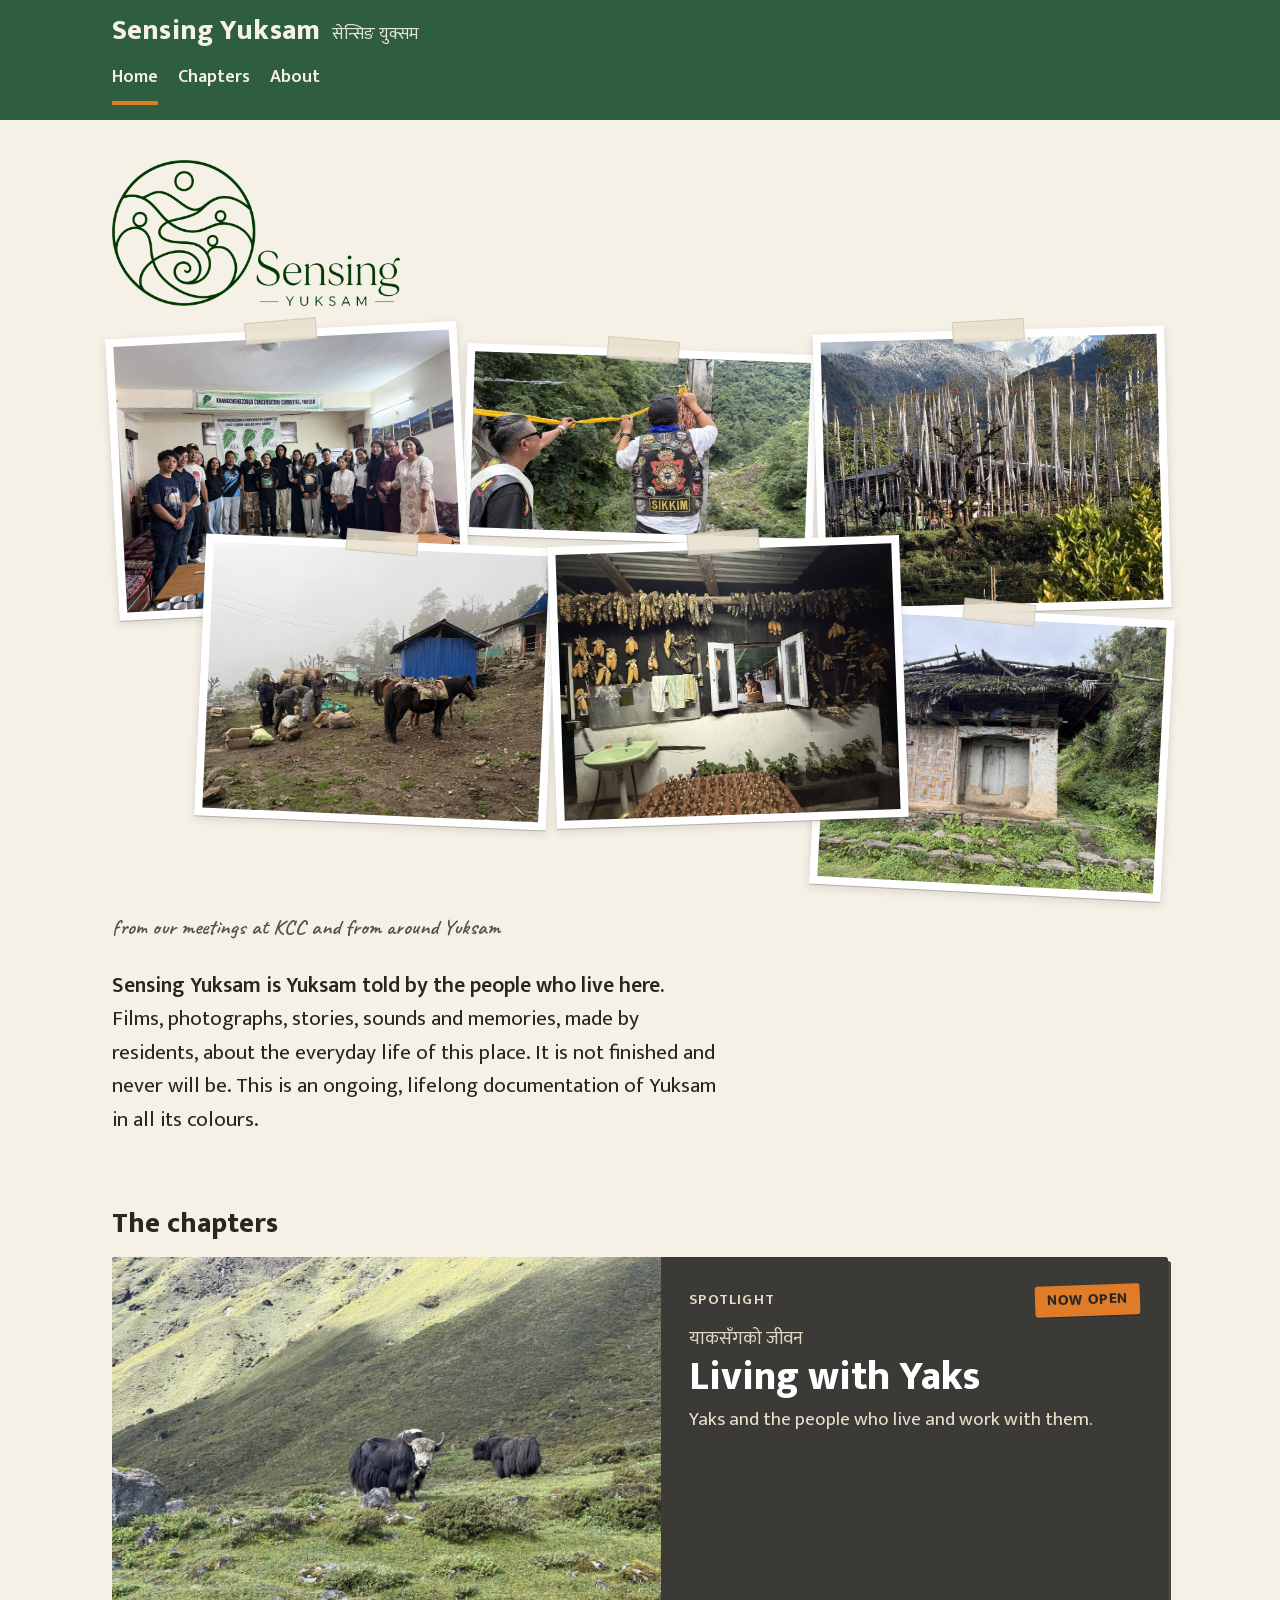
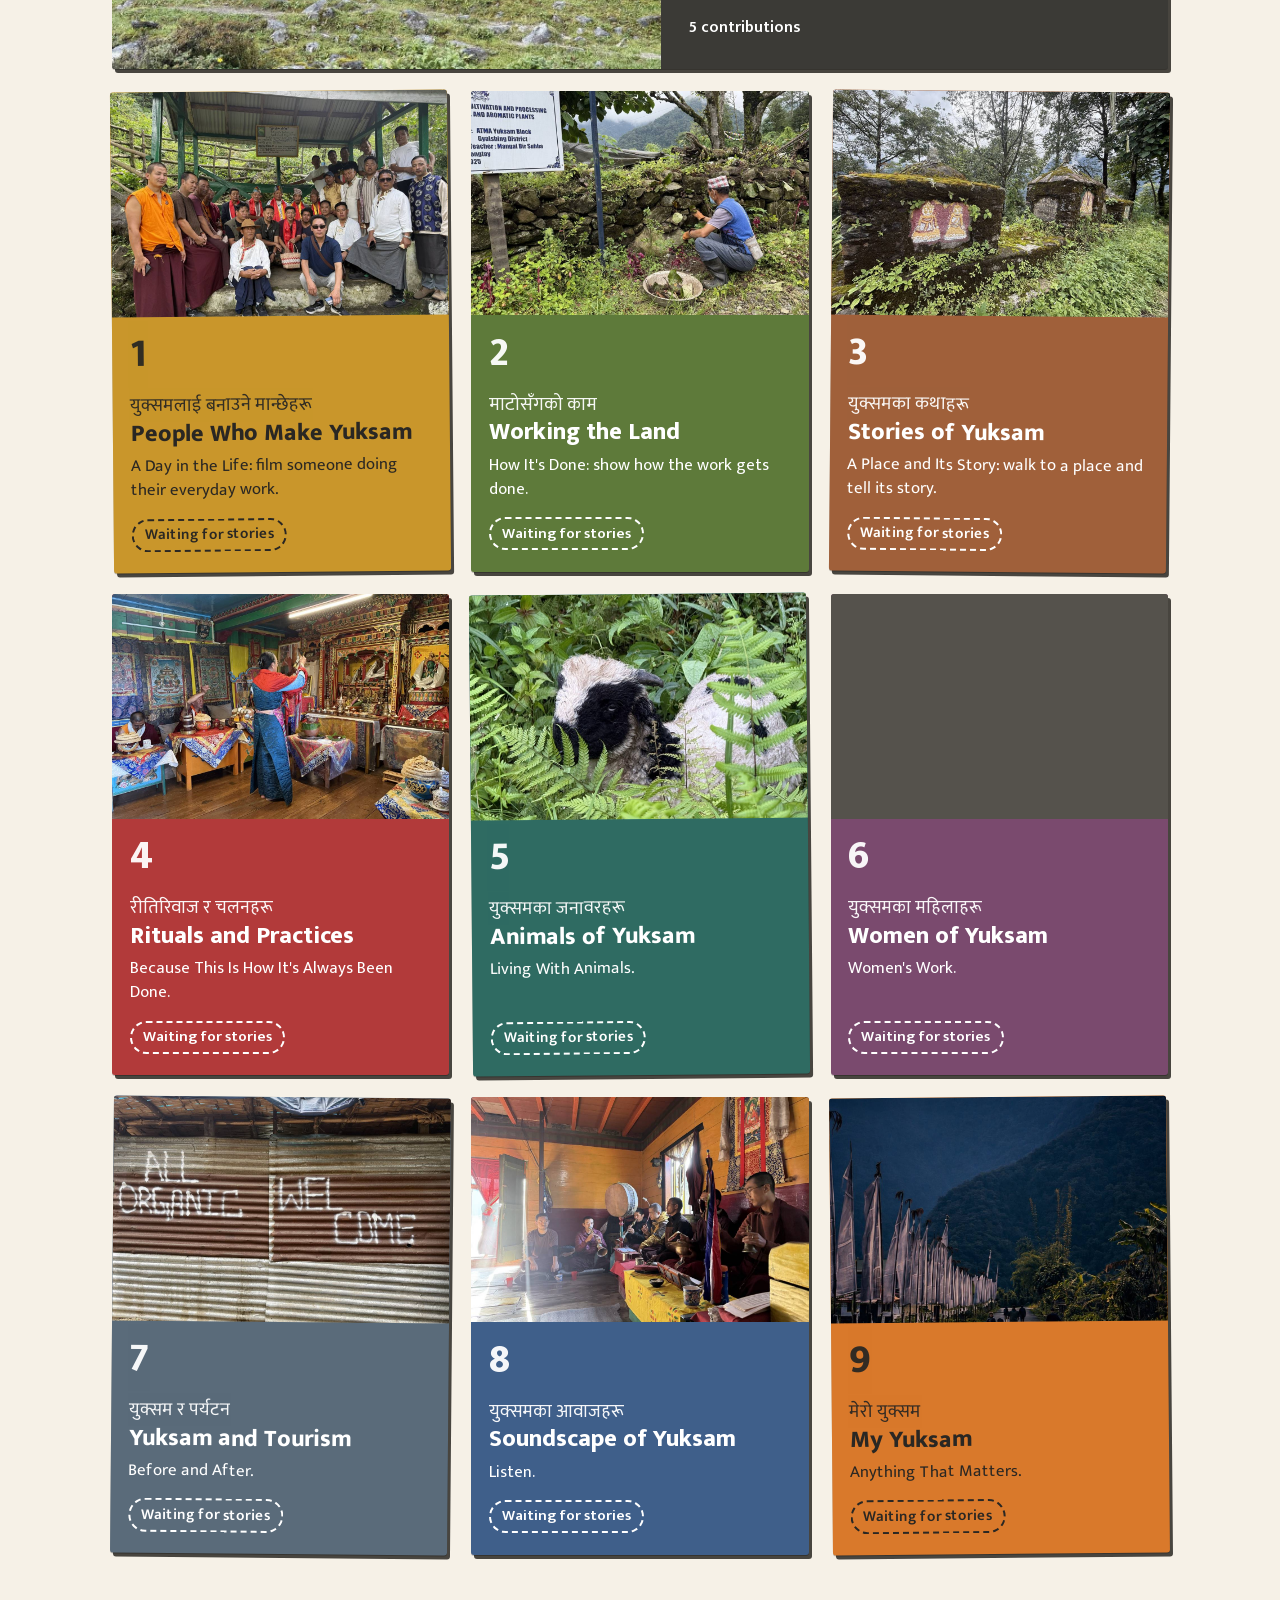
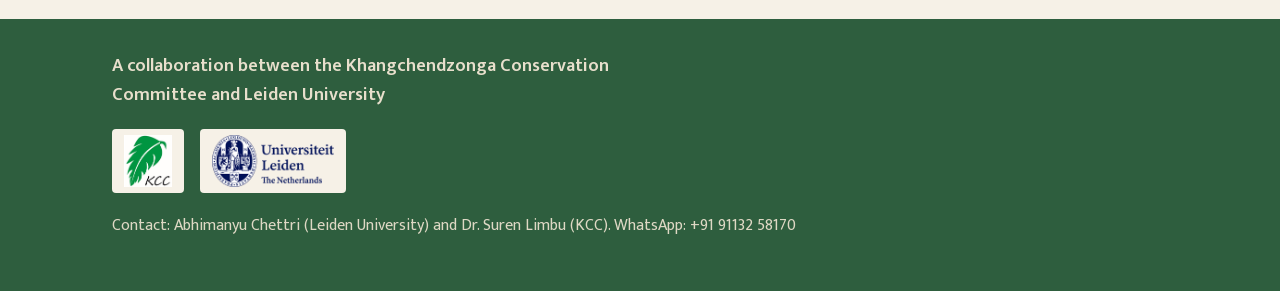
<file: index.html>
<!doctype html>
<html lang="en">
<head>
  <meta charset="utf-8">
  <meta name="viewport" content="width=device-width, initial-scale=1">
  <title>Sensing Yuksam</title>
  <meta name="description" content="Sensing Yuksam is Yuksam told by the people who live here: films, photographs, stories, sounds and memories.">
  <meta name="theme-color" content="#2E5E3E">
  <link rel="icon" href="assets/favicon.png" type="image/png">
  <link rel="apple-touch-icon" href="assets/apple-touch-icon.png">
  <link rel="preload" href="assets/fonts/mukta-400-latin.woff2" as="font" type="font/woff2" crossorigin>
  <link rel="preload" href="assets/fonts/mukta-800-latin.woff2" as="font" type="font/woff2" crossorigin>
  <link rel="stylesheet" href="assets/css/fonts.css">
  <link rel="stylesheet" href="assets/css/style.css">
</head>
<body data-page="home">
  <a class="skip" href="#main">Skip to content</a>
  <header class="site-header" id="site-header"></header>

  <main id="main" tabindex="-1">
    <section class="opening wrap" aria-label="Photos from meetings and around Yuksam">
      <img class="home-logo" src="assets/logo.png" alt="Sensing Yuksam logo: a circle of hills and people, with the words Sensing Yuksam" width="900" height="455">
      <ul class="collage">
        <li><figure class="pin"><img src="assets/photos/home-01.jpg" alt="A large group of people standing together at the KCC office, under the KCC banner." width="800" height="600" decoding="async"></figure></li>
        <li><figure class="pin"><img src="assets/photos/home-02.jpg" alt="Two men in vests tying a prayer scarf to a post on a bridge above a river valley." width="800" height="600" loading="lazy" decoding="async"></figure></li>
        <li><figure class="pin"><img src="assets/photos/home-03.jpg" alt="Rows of white prayer flags on a hillside, with a snow peak and clouds behind." width="800" height="600" loading="lazy" decoding="async"></figure></li>
        <li><figure class="pin"><img src="assets/photos/home-04.jpg" alt="People loading sacks onto horses beside a blue tin-roofed building on a misty hillside." width="800" height="600" loading="lazy" decoding="async"></figure></li>
        <li><figure class="pin"><img src="assets/photos/home-05.jpg" alt="Dried maize cobs hanging on a dark kitchen wall around two open windows." width="800" height="600" loading="lazy" decoding="async"></figure></li>
        <li><figure class="pin"><img src="assets/photos/home-06.jpg" alt="An old house with a thatched roof, woven bamboo walls and a wooden door on a green hillside." width="800" height="600" loading="lazy" decoding="async"></figure></li>
      </ul>
      <p class="hand collage-note">from our meetings at KCC and from around Yuksam</p>
    </section>

    <section class="intro wrap" aria-label="About Sensing Yuksam">
      <p>Sensing Yuksam is Yuksam told by the people who live here. Films, photographs, stories, sounds and memories, made by residents, about the everyday life of this place. It is not finished and never will be. This is an ongoing, lifelong documentation of Yuksam in all its colours.</p>
    </section>

    <section class="wrap" aria-labelledby="chapters-h">
      <h2 class="section-title" id="chapters-h">The chapters</h2>
      <div id="chapter-grid"><p class="loading">Loading the chapters…</p></div>
      <noscript><p class="msg">The chapters need JavaScript. <a href="chapters.html">Open the chapters page</a> or ask the team for help.</p></noscript>
    </section>
  </main>

  <footer class="site-footer" id="site-footer"></footer>
  <script src="assets/js/app.js" defer></script>
</body>
</html>
</file>
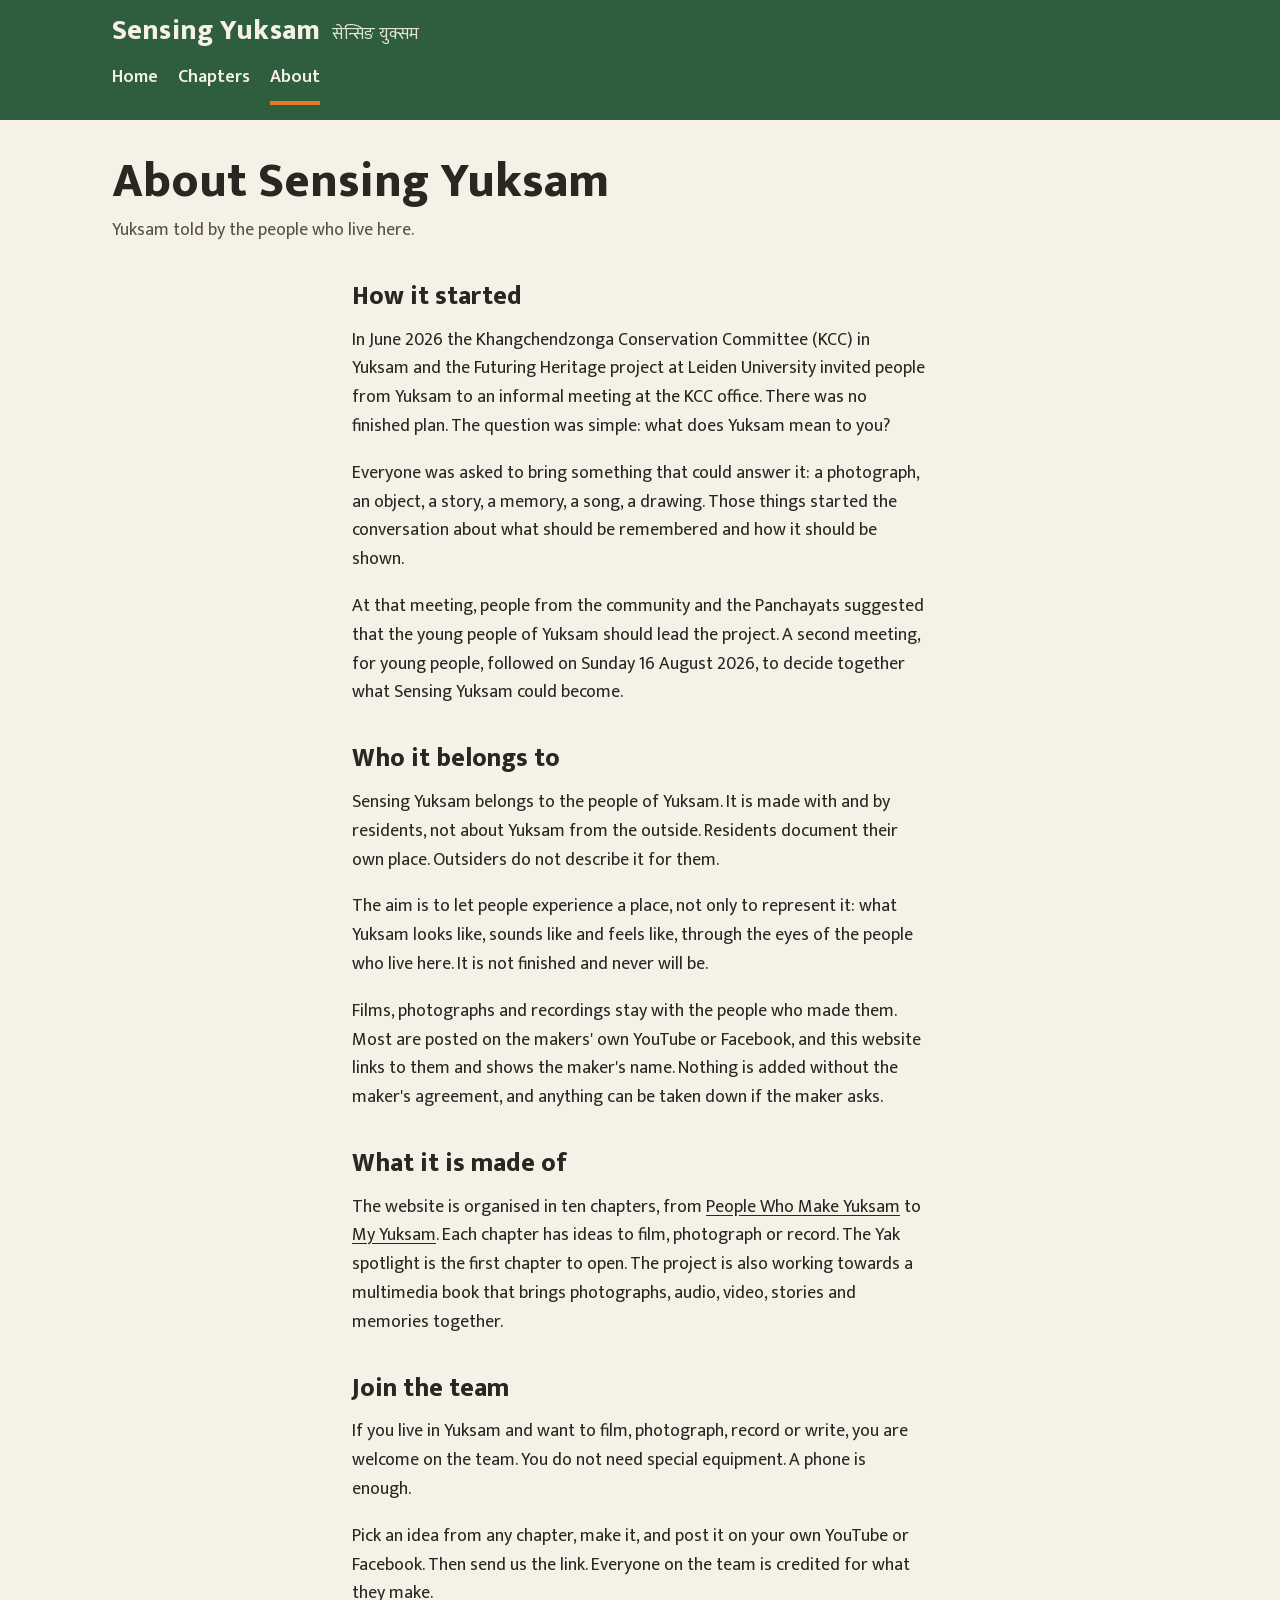
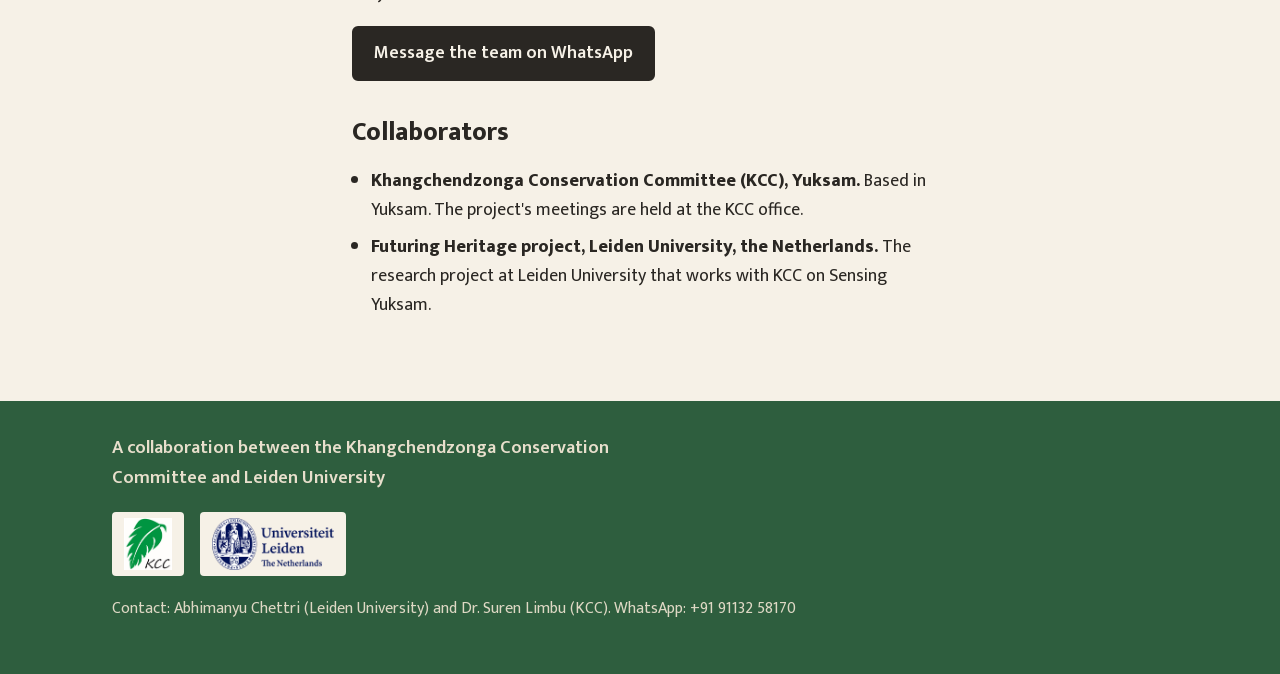
<file: about.html>
<!doctype html>
<html lang="en">
<head>
  <meta charset="utf-8">
  <meta name="viewport" content="width=device-width, initial-scale=1">
  <title>About · Sensing Yuksam</title>
  <meta name="description" content="How Sensing Yuksam started, who it belongs to, and how to join the team.">
  <meta name="theme-color" content="#2E5E3E">
  <link rel="icon" href="assets/favicon.png" type="image/png">
  <link rel="apple-touch-icon" href="assets/apple-touch-icon.png">
  <link rel="preload" href="assets/fonts/mukta-400-latin.woff2" as="font" type="font/woff2" crossorigin>
  <link rel="preload" href="assets/fonts/mukta-800-latin.woff2" as="font" type="font/woff2" crossorigin>
  <link rel="stylesheet" href="assets/css/fonts.css">
  <link rel="stylesheet" href="assets/css/style.css">
</head>
<body data-page="about">
  <a class="skip" href="#main">Skip to content</a>
  <header class="site-header" id="site-header"></header>

  <main id="main" tabindex="-1">
    <div class="wrap page-title">
      <h1>About Sensing Yuksam</h1>
      <p>Yuksam told by the people who live here.</p>
    </div>

    <div class="wrap prose">
      <h2>How it started</h2>
      <p>In June 2026 the Khangchendzonga Conservation Committee (KCC) in Yuksam and the Futuring Heritage project at Leiden University invited people from Yuksam to an informal meeting at the KCC office. There was no finished plan. The question was simple: what does Yuksam mean to you?</p>
      <p>Everyone was asked to bring something that could answer it: a photograph, an object, a story, a memory, a song, a drawing. Those things started the conversation about what should be remembered and how it should be shown.</p>
      <p>At that meeting, people from the community and the Panchayats suggested that the young people of Yuksam should lead the project. A second meeting, for young people, followed on Sunday 16 August 2026, to decide together what Sensing Yuksam could become.</p>

      <h2>Who it belongs to</h2>
      <p>Sensing Yuksam belongs to the people of Yuksam. It is made with and by residents, not about Yuksam from the outside. Residents document their own place. Outsiders do not describe it for them.</p>
      <p>The aim is to let people experience a place, not only to represent it: what Yuksam looks like, sounds like and feels like, through the eyes of the people who live here. It is not finished and never will be.</p>
      <p>Films, photographs and recordings stay with the people who made them. Most are posted on the makers' own YouTube or Facebook, and this website links to them and shows the maker's name. Nothing is added without the maker's agreement, and anything can be taken down if the maker asks.</p>

      <h2>What it is made of</h2>
      <p>The website is organised in ten chapters, from <a href="chapter.html?id=people">People Who Make Yuksam</a> to <a href="chapter.html?id=my-yuksam">My Yuksam</a>. Each chapter has ideas to film, photograph or record. The Yak spotlight is the first chapter to open. The project is also working towards a multimedia book that brings photographs, audio, video, stories and memories together.</p>

      <h2>Join the team</h2>
      <p>If you live in Yuksam and want to film, photograph, record or write, you are welcome on the team. You do not need special equipment. A phone is enough.</p>
      <p>Pick an idea from any chapter, make it, and post it on your own YouTube or Facebook. Then send us the link. Everyone on the team is credited for what they make.</p>
      <p><a class="btn" data-whatsapp href="#" target="_blank" rel="noopener">Message the team on WhatsApp</a></p>

      <h2>Collaborators</h2>
      <ul>
        <li><strong>Khangchendzonga Conservation Committee (KCC), Yuksam.</strong> Based in Yuksam. The project's meetings are held at the KCC office.</li>
        <li><strong>Futuring Heritage project, Leiden University, the Netherlands.</strong> The research project at Leiden University that works with KCC on Sensing Yuksam.</li>
      </ul>
    </div>
  </main>

  <footer class="site-footer" id="site-footer"></footer>
  <script src="assets/js/app.js" defer></script>
</body>
</html>
</file>
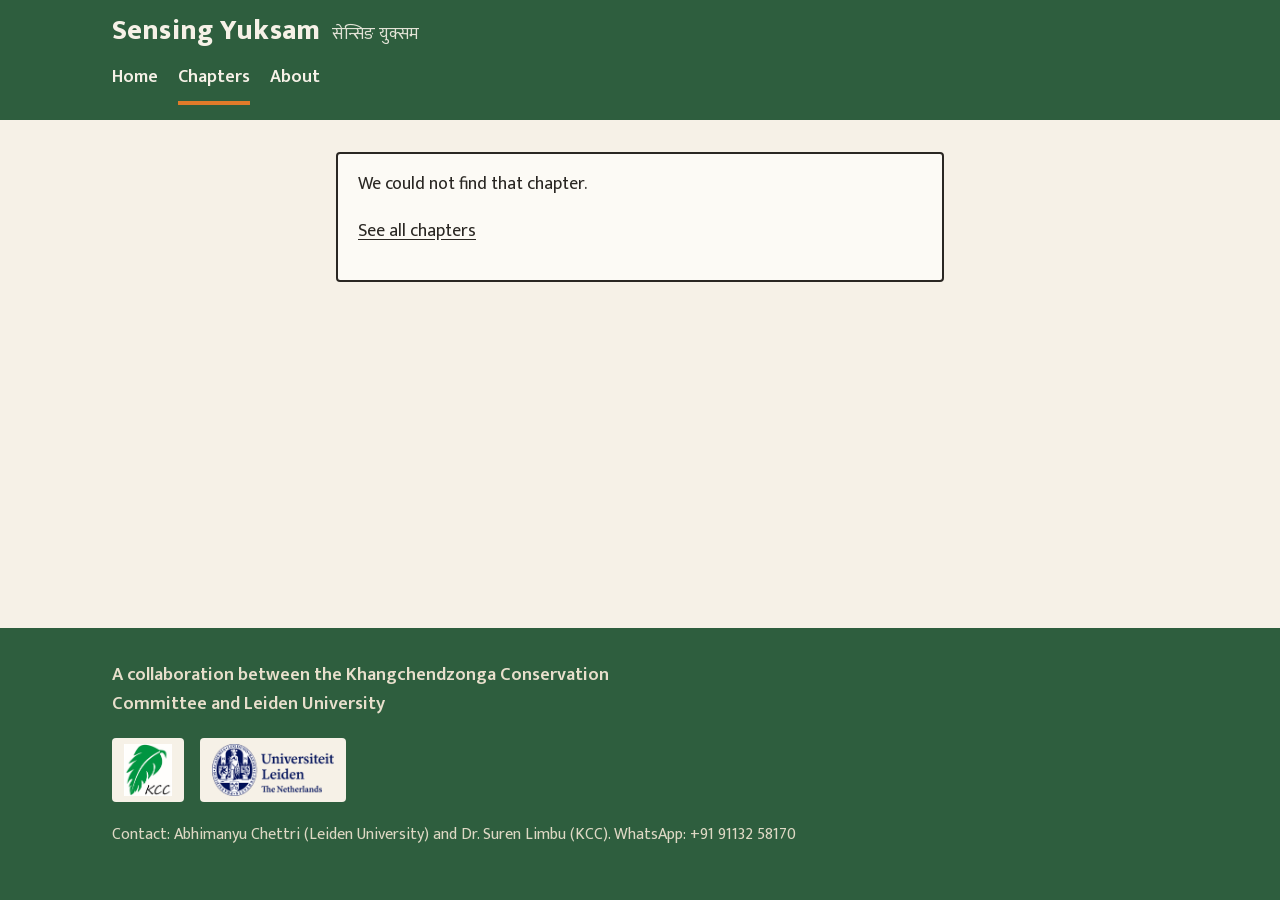
<file: chapter.html>
<!doctype html>

<html lang="en">
<head>
  <meta charset="utf-8">
  <meta name="viewport" content="width=device-width, initial-scale=1">
  <title>Chapter · Sensing Yuksam</title>
  <meta name="description" content="A chapter of Sensing Yuksam, made by people from Yuksam.">
  <meta name="theme-color" content="#2E5E3E">
  <link rel="icon" href="assets/favicon.png" type="image/png">
  <link rel="apple-touch-icon" href="assets/apple-touch-icon.png">
  <link rel="preload" href="assets/fonts/mukta-400-latin.woff2" as="font" type="font/woff2" crossorigin>
  <link rel="preload" href="assets/fonts/mukta-800-latin.woff2" as="font" type="font/woff2" crossorigin>
  <link rel="stylesheet" href="assets/css/fonts.css">
  <link rel="stylesheet" href="assets/css/style.css">
</head>
<body data-page="chapter">
  <a class="skip" href="#main">Skip to content</a>
  <header class="site-header" id="site-header"></header>

  <!-- One template for every chapter. app.js fills it from data/chapters.json using ?id=... -->
  <main id="main" tabindex="-1">
    <div id="chapter-root"><div class="wrap"><p class="loading">Loading…</p></div></div>
    <noscript><div class="wrap"><p class="msg">This page needs JavaScript. Please ask the team for help.</p></div></noscript>
  </main>

  <footer class="site-footer" id="site-footer"></footer>
  <script src="assets/js/app.js" defer></script>
</body>
</html>
</file>
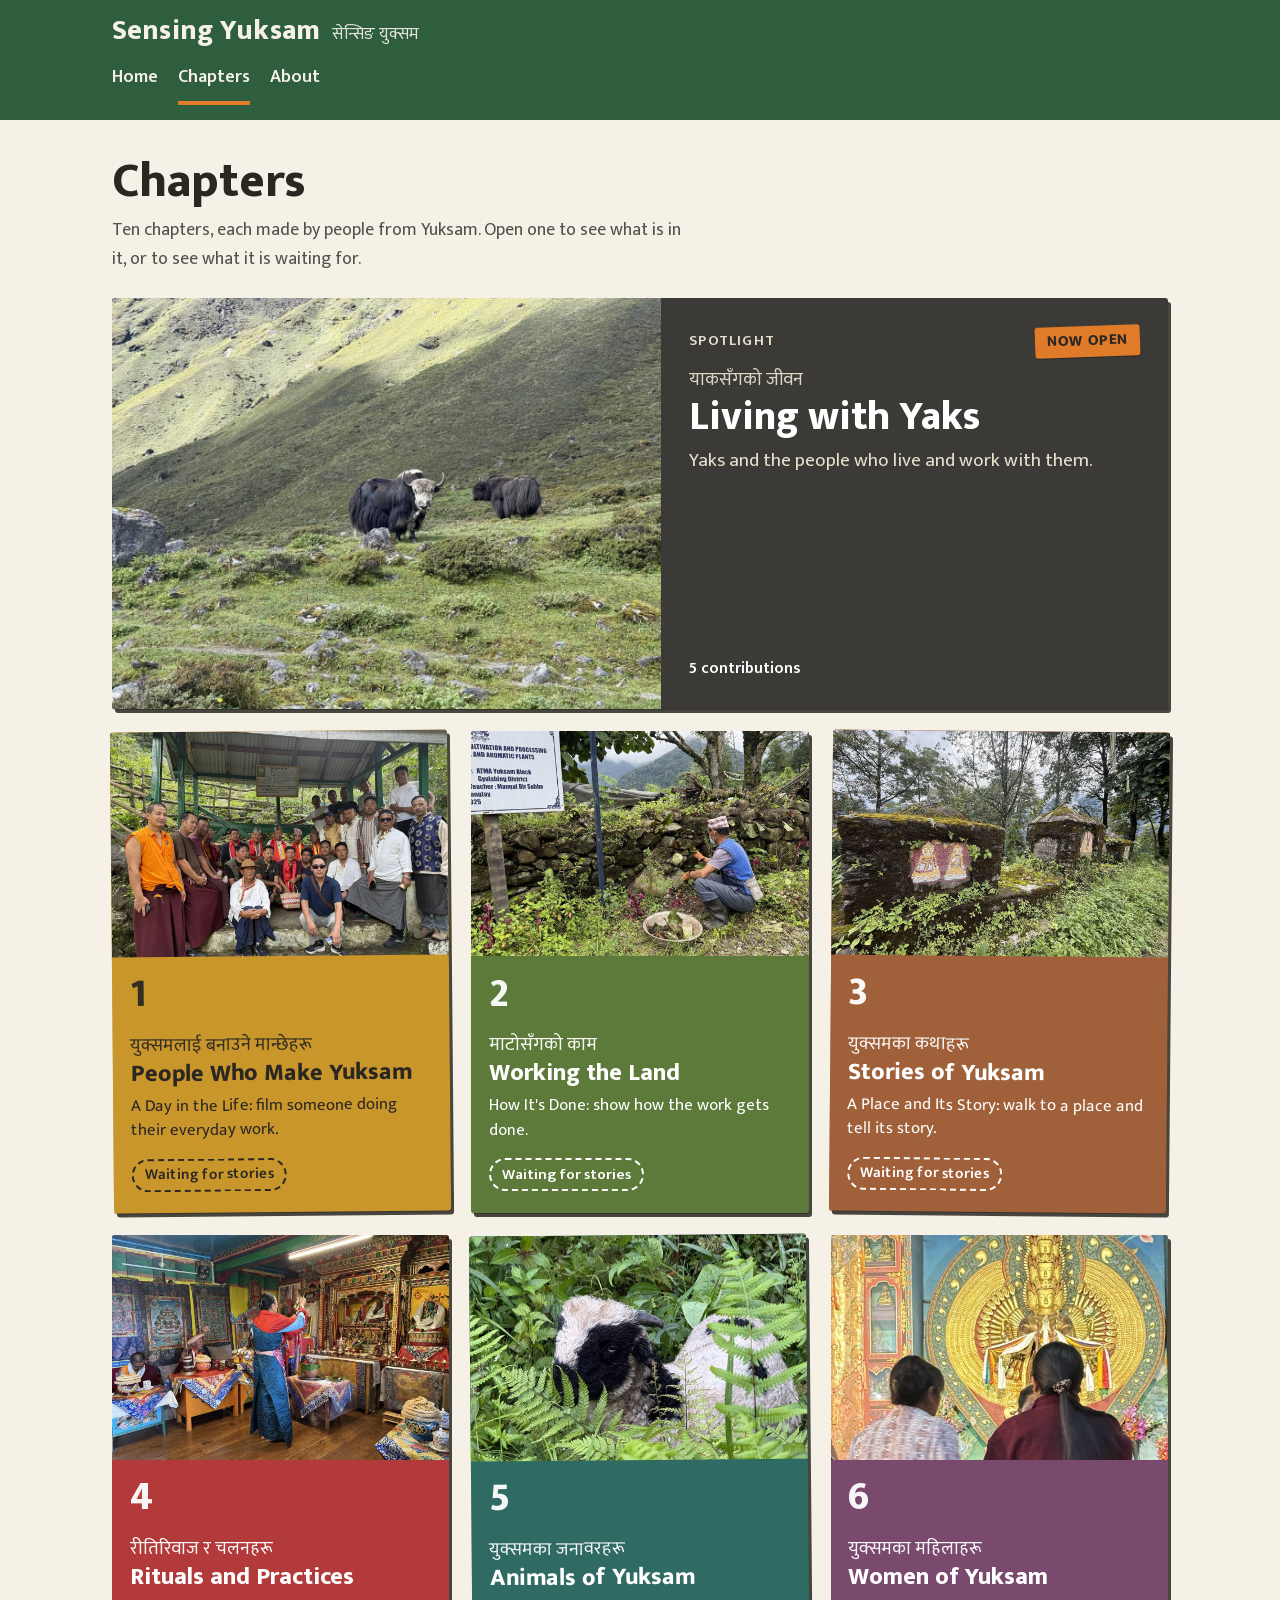
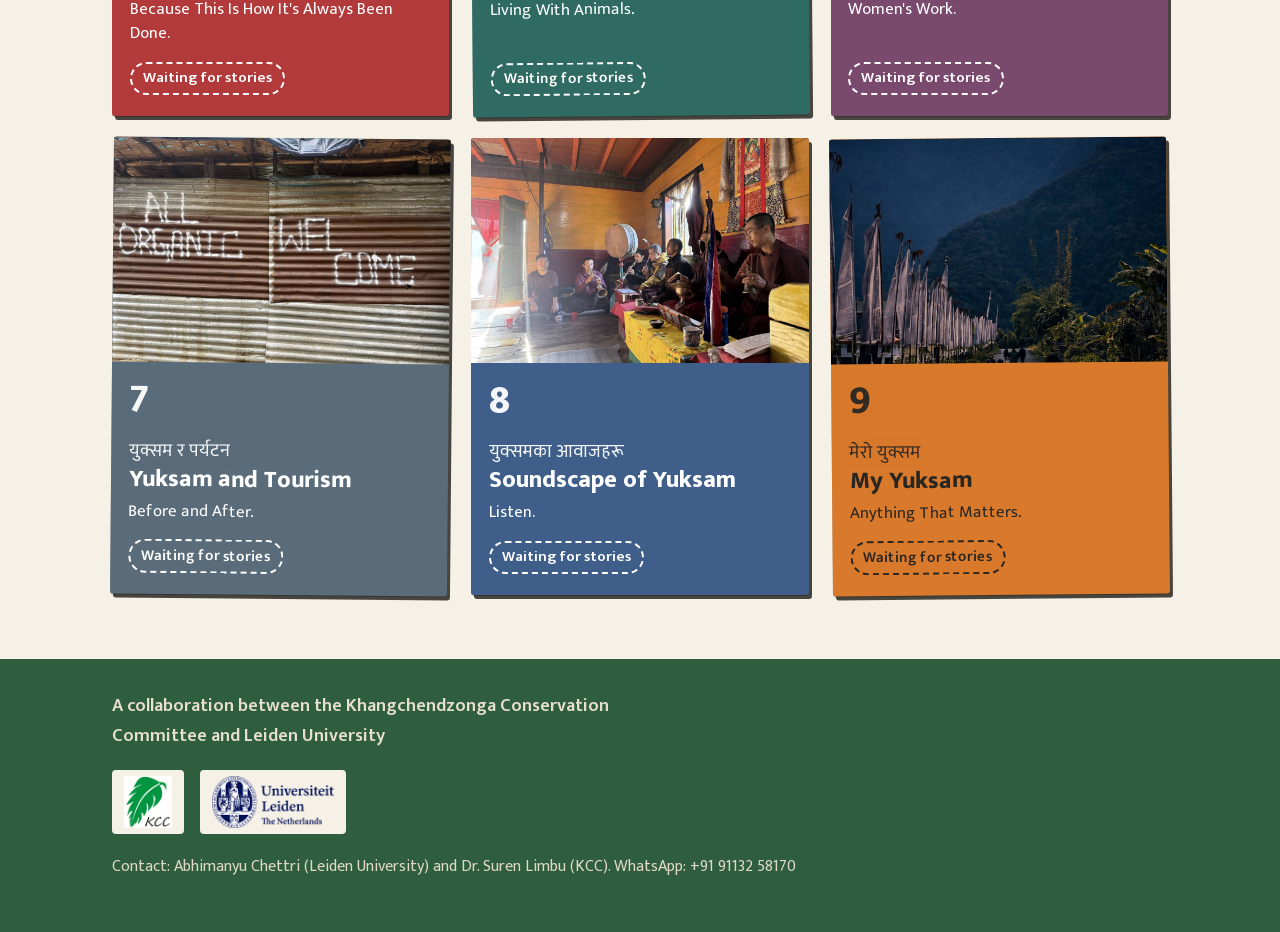
<file: chapters.html>
<!doctype html>
<html lang="en">
<head>
  <meta charset="utf-8">
  <meta name="viewport" content="width=device-width, initial-scale=1">
  <title>Chapters · Sensing Yuksam</title>
  <meta name="description" content="The ten chapters of Sensing Yuksam. Each one is made by people from Yuksam.">
  <meta name="theme-color" content="#2E5E3E">
  <link rel="icon" href="assets/favicon.png" type="image/png">
  <link rel="apple-touch-icon" href="assets/apple-touch-icon.png">
  <link rel="preload" href="assets/fonts/mukta-400-latin.woff2" as="font" type="font/woff2" crossorigin>
  <link rel="preload" href="assets/fonts/mukta-800-latin.woff2" as="font" type="font/woff2" crossorigin>
  <link rel="stylesheet" href="assets/css/fonts.css">
  <link rel="stylesheet" href="assets/css/style.css">
</head>
<body data-page="chapters">
  <a class="skip" href="#main">Skip to content</a>
  <header class="site-header" id="site-header"></header>

  <main id="main" tabindex="-1">
    <div class="wrap page-title">
      <h1>Chapters</h1>
      <p>Ten chapters, each made by people from Yuksam. Open one to see what is in it, or to see what it is waiting for.</p>
    </div>
    <section class="wrap" aria-label="All chapters">
      <div id="chapter-grid" class="grid-wrap"><p class="loading">Loading the chapters…</p></div>
      <noscript><p class="msg">The chapters need JavaScript. Please ask the team for help.</p></noscript>
    </section>
  </main>

  <footer class="site-footer" id="site-footer"></footer>
  <script src="assets/js/app.js" defer></script>
</body>
</html>
</file>
<file: assets/css/fonts.css>
/* Self-hosted Mukta (400, 600, 800) and Caveat (600), Latin + Devanagari subsets.
   Both fonts are from Google Fonts, SIL Open Font License. Self-hosted so the site
   loads fast on weak networks and works in an offline copy. */

@font-face {
  font-family: 'Caveat';
  font-style: normal;
  font-weight: 600;
  font-display: swap;
  src: url('../fonts/caveat-600-latin.woff2') format('woff2');
  unicode-range: U+0000-00FF, U+0131, U+0152-0153, U+02BB-02BC, U+02C6, U+02DA, U+02DC, U+0304, U+0308, U+0329, U+2000-206F, U+20AC, U+2122, U+2191, U+2193, U+2212, U+2215, U+FEFF, U+FFFD;
}

@font-face {
  font-family: 'Mukta';
  font-style: normal;
  font-weight: 400;
  font-display: swap;
  src: url('../fonts/mukta-400-devanagari.woff2') format('woff2');
  unicode-range: U+0900-097F, U+1CD0-1CF4, U+1CF7-1CF9, U+200C-200D, U+20A8, U+20B9, U+20F0, U+25CC, U+A830-A839, U+A8E0-A8FF, U+11B00-11B0A;
}

@font-face {
  font-family: 'Mukta';
  font-style: normal;
  font-weight: 400;
  font-display: swap;
  src: url('../fonts/mukta-400-latin.woff2') format('woff2');
  unicode-range: U+0000-00FF, U+0131, U+0152-0153, U+02BB-02BC, U+02C6, U+02DA, U+02DC, U+0304, U+0308, U+0329, U+2000-206F, U+20AC, U+2122, U+2191, U+2193, U+2212, U+2215, U+FEFF, U+FFFD;
}

@font-face {
  font-family: 'Mukta';
  font-style: normal;
  font-weight: 600;
  font-display: swap;
  src: url('../fonts/mukta-600-devanagari.woff2') format('woff2');
  unicode-range: U+0900-097F, U+1CD0-1CF4, U+1CF7-1CF9, U+200C-200D, U+20A8, U+20B9, U+20F0, U+25CC, U+A830-A839, U+A8E0-A8FF, U+11B00-11B0A;
}

@font-face {
  font-family: 'Mukta';
  font-style: normal;
  font-weight: 600;
  font-display: swap;
  src: url('../fonts/mukta-600-latin.woff2') format('woff2');
  unicode-range: U+0000-00FF, U+0131, U+0152-0153, U+02BB-02BC, U+02C6, U+02DA, U+02DC, U+0304, U+0308, U+0329, U+2000-206F, U+20AC, U+2122, U+2191, U+2193, U+2212, U+2215, U+FEFF, U+FFFD;
}

@font-face {
  font-family: 'Mukta';
  font-style: normal;
  font-weight: 800;
  font-display: swap;
  src: url('../fonts/mukta-800-devanagari.woff2') format('woff2');
  unicode-range: U+0900-097F, U+1CD0-1CF4, U+1CF7-1CF9, U+200C-200D, U+20A8, U+20B9, U+20F0, U+25CC, U+A830-A839, U+A8E0-A8FF, U+11B00-11B0A;
}

@font-face {
  font-family: 'Mukta';
  font-style: normal;
  font-weight: 800;
  font-display: swap;
  src: url('../fonts/mukta-800-latin.woff2') format('woff2');
  unicode-range: U+0000-00FF, U+0131, U+0152-0153, U+02BB-02BC, U+02C6, U+02DA, U+02DC, U+0304, U+0308, U+0329, U+2000-206F, U+20AC, U+2122, U+2191, U+2193, U+2212, U+2215, U+FEFF, U+FFFD;
}
</file>
<file: assets/css/style.css>
/* Sensing Yuksam: one stylesheet for all pages.
   Mobile-first. Test at 360px wide. */

:root {
  --paper: #F6F1E7;
  --paper-deep: #EBE3D2;
  --card: #FCFAF5;
  --ink: #2A2723;
  --ink-soft: #55504A;
  --green: #2E5E3E;
  --orange: #E07B2A;
  --cream: #E8DFCC;
  --line: rgba(42, 39, 35, 0.2);

  /* Set per chapter by JS. These are the fallbacks. */
  --ch: #55504A;
  --on: #FFFFFF;
  --accent: var(--on);

  --font-body: 'Mukta', 'Noto Sans Devanagari', system-ui, -apple-system, 'Segoe UI', sans-serif;
  --font-hand: 'Caveat', 'Segoe Print', 'Bradley Hand', cursive;

  --gutter: 16px;
  --max: 68rem;
}

*, *::before, *::after { box-sizing: border-box; }

html { -webkit-text-size-adjust: 100%; }

body {
  margin: 0;
  background: var(--paper);
  color: var(--ink);
  font-family: var(--font-body);
  font-size: 1.125rem;
  line-height: 1.6;
  min-height: 100vh;
  display: flex;
  flex-direction: column;
}

main { flex: 1 0 auto; }

img, video, iframe { max-width: 100%; display: block; }
img { height: auto; } /* width/height attributes reserve space; CSS decides the real size */

h1, h2, h3 { line-height: 1.25; margin: 0 0 0.5em; font-weight: 800; }
p { margin: 0 0 1em; }

/* Devanagari needs more room for its matras */
[lang="ne"] { line-height: 1.5; }

a { color: inherit; text-underline-offset: 0.18em; }

.wrap {
  width: 100%;
  max-width: var(--max);
  margin: 0 auto;
  padding-left: var(--gutter);
  padding-right: var(--gutter);
}

.hand {
  font-family: var(--font-hand);
  font-weight: 600;
  font-size: 1.35rem;
  line-height: 1.3;
  color: var(--ink-soft);
}

/* ---------- Focus ---------- */
.sr { position: absolute; width: 1px; height: 1px; overflow: hidden; clip: rect(0 0 0 0); white-space: nowrap; }

:focus-visible {
  outline: 3px solid var(--ink);
  outline-offset: 3px;
  box-shadow: 0 0 0 2px var(--paper);
}
.site-header :focus-visible,
.site-footer :focus-visible,
.band :focus-visible,
.tile :focus-visible {
  outline-color: var(--paper);
  box-shadow: 0 0 0 2px var(--ink);
}
.tile:focus-visible { outline-color: var(--ink); box-shadow: 0 0 0 2px var(--paper); }

.skip {
  position: absolute;
  left: 8px;
  top: -80px;
  background: var(--paper);
  color: var(--ink);
  padding: 0.5rem 1rem;
  border: 2px solid var(--ink);
  z-index: 100;
  font-weight: 600;
}
.skip:focus { top: 8px; }

/* ---------- Header ---------- */
.site-header {
  background: var(--green);
  color: var(--paper);
  min-height: 7.5rem; /* reserved, so nothing jumps when the script fills it */
}
.site-header .wrap { padding-top: 0.9rem; padding-bottom: 0.4rem; }

.brand {
  display: flex;
  flex-wrap: wrap;
  align-items: baseline;
  column-gap: 0.75rem;
  text-decoration: none;
}
.brand-name { font-size: 1.75rem; font-weight: 800; line-height: 1.2; letter-spacing: 0.005em; }
.brand-ne { font-size: 1.05rem; font-weight: 400; opacity: 0.9; }

.nav { display: flex; flex-wrap: wrap; gap: 0.25rem 1.25rem; margin-top: 0.4rem; }
.nav a {
  display: inline-block;
  padding: 0.55rem 0;
  min-height: 44px;
  text-decoration: none;
  font-weight: 600;
  border-bottom: 4px solid transparent;
}
.nav a:hover { border-bottom-color: var(--cream); }
.nav a[aria-current] { border-bottom-color: var(--orange); }

/* ---------- Footer ---------- */
.site-footer {
  background: var(--green);
  color: var(--cream);
  margin-top: 4rem;
  padding: 2rem 0 2.5rem;
  font-size: 1rem;
}
.site-footer p { margin-bottom: 0.75rem; }
.footer-collab { font-size: 1.15rem; font-weight: 600; max-width: 34rem; }
.logos { display: flex; flex-wrap: wrap; gap: 1rem; margin: 1.25rem 0; }
.logos img { height: 64px; width: auto; background: var(--paper); border-radius: 4px; padding: 6px 12px; }
.footer-contact { opacity: 0.95; }

/* ---------- Buttons ---------- */
.btn {
  display: inline-block;
  padding: 0.7rem 1.25rem;
  min-height: 48px;
  background: var(--ink);
  color: var(--paper);
  font-weight: 600;
  text-decoration: none;
  border-radius: 6px;
  border: 2px solid var(--ink);
}
.btn:hover { background: var(--green); border-color: var(--green); }

/* ---------- Home: collage + intro ---------- */
.opening { padding-top: 1.5rem; }

.home-logo { width: min(18rem, 80%); height: auto; margin: 0 0 1.5rem; }
.collage {
  list-style: none;
  margin: 0;
  padding: 0;
  display: grid;
  grid-template-columns: 1fr 1fr;
  gap: 10px;
}
.collage li { margin: 0; }
.collage figure { margin: 0; }
.collage .pin {
  background: #fff;
  padding: 6px 6px 6px;
  box-shadow: 0 1px 0 rgba(42, 39, 35, 0.25), 0 3px 8px rgba(42, 39, 35, 0.14);
  height: 100%;
}
.collage img {
  width: 100%;
  height: 100%;
  aspect-ratio: 4 / 3;
  object-fit: cover;
  background: var(--paper-deep);
}
.collage-note { margin: 0.9rem 0 0; }

.intro { padding-top: 1.75rem; padding-bottom: 0.5rem; }
.intro p {
  font-size: 1.35rem;
  line-height: 1.55;
  max-width: 38rem;
  font-weight: 400;
}
.intro p::first-line { font-weight: 600; }

/* ---------- Chapter grid ---------- */
.section-title {
  font-size: 1.75rem;
  margin: 2.5rem 0 1rem;
}

.grid {
  list-style: none;
  margin: 0;
  padding: 0;
  display: grid;
  grid-template-columns: 1fr;
  gap: 18px;
}
.grid li { margin: 0; display: flex; }

.tile {
  --tile-ink: var(--on);
  position: relative;
  display: flex;
  flex-direction: column;
  width: 100%;
  background: var(--ch);
  color: var(--on);
  text-decoration: none;
  padding: 1.1rem 1.1rem 1.25rem;
  border-radius: 3px;
  box-shadow: 0 1px 0 rgba(0,0,0,.25), 3px 4px 0 rgba(42, 39, 35, 0.85);
  transition: transform 0.12s ease, box-shadow 0.12s ease;
  min-height: 11rem;
}
.tile:hover { transform: translate(-1px, -2px); box-shadow: 0 1px 0 rgba(0,0,0,.25), 5px 7px 0 rgba(42, 39, 35, 0.85); }

.tile-num {
  font-size: 3.25rem;
  font-weight: 800;
  line-height: 1;
  margin-bottom: 0.5rem;
  opacity: 0.95;
}
.tile-label {
  font-size: 0.95rem;
  font-weight: 600;
  letter-spacing: 0.08em;
  text-transform: uppercase;
  margin-bottom: 0.5rem;
}
.tile-ne { font-size: 1.15rem; font-weight: 400; margin: 0; opacity: 0.95; }
.tile-en { font-size: 1.5rem; font-weight: 800; margin: 0 0 0.35rem; line-height: 1.2; }
.tile-desc { margin: 0 0 1rem; font-size: 1.05rem; line-height: 1.45; }

.tile-count { margin-top: auto; font-weight: 600; font-size: 1rem; }
.tile-flag {
  margin-top: auto;
  align-self: flex-start;
  font-size: 0.95rem;
  font-weight: 600;
  padding: 0.15rem 0.7rem;
  border: 2px dashed currentColor;
  border-radius: 999px;
}

.badge {
  display: inline-block;
  background: var(--orange);
  color: var(--ink);
  font-weight: 800;
  font-size: 0.95rem;
  letter-spacing: 0.04em;
  text-transform: uppercase;
  padding: 0.2rem 0.75rem;
  border-radius: 3px;
  transform: rotate(-2deg);
  box-shadow: 0 1px 0 rgba(0, 0, 0, 0.3);
}

/* Spotlight tile: photo first, full width */
.tile--photo { padding: 0; overflow: hidden; }
.tile--photo .tile-photo {
  width: 100%;
  aspect-ratio: 3 / 2;
  object-fit: cover;
  background: #55524c;
}
.tile--photo .tile-body { padding: 1.1rem 1.1rem 1.35rem; display: flex; flex-direction: column; flex: 1; }
.tile--photo .tile-num { font-size: 2.5rem; }
.tile-top { display: flex; align-items: center; justify-content: space-between; gap: 0.75rem; margin-bottom: 0.6rem; }
.tile--spot .tile-label { margin: 0; color: var(--accent); }
.tile--spot .tile-en { font-size: 1.9rem; }
.tile--spot .tile-ne, .tile--spot .tile-desc { color: var(--accent); }
.tile--spot .tile-desc { margin-bottom: 0; }

@media (min-width: 30rem) {
  .grid { grid-template-columns: 1fr 1fr; }
  .grid li.spot { grid-column: 1 / -1; }
}

@media (min-width: 52rem) {
  .grid { grid-template-columns: repeat(3, 1fr); gap: 22px; }
  .tile--spot { flex-direction: row; }
  .tile--spot .tile-photo { width: 52%; aspect-ratio: auto; min-height: 17rem; }
  .tile--spot .tile-body { padding: 1.75rem; justify-content: center; }
  .tile--spot .tile-en { font-size: 2.5rem; }
  .tile--spot .tile-desc { font-size: 1.2rem; }
  .grid li:nth-child(4n+2) .tile { transform: rotate(-0.5deg); }
  .grid li:nth-child(4n+4) .tile { transform: rotate(0.5deg); }
  .grid li .tile:hover { transform: translate(-1px, -3px); }
}

/* ---------- Collage on wider screens: loose, overlapping ---------- */
@media (min-width: 52rem) {
  .opening { padding-top: 2.5rem; }
  .collage {
    display: grid;
    grid-template-columns: repeat(12, 1fr);
    grid-template-rows: repeat(8, 4.4rem);
    gap: 0;
  }
  .collage li { position: relative; }
  .collage .pin { padding: 8px 8px 8px; }
  .collage li:nth-child(1) { grid-column: 1 / span 4;  grid-row: 1 / span 4; transform: rotate(-3deg); z-index: 2; }
  .collage li:nth-child(2) { grid-column: 5 / span 4;  grid-row: 1 / span 3; transform: rotate(2deg);  z-index: 1; margin-top: 1.2rem; }
  .collage li:nth-child(3) { grid-column: 9 / span 4;  grid-row: 1 / span 4; transform: rotate(-1.5deg); z-index: 2; }
  .collage li:nth-child(4) { grid-column: 2 / span 4;  grid-row: 4 / span 4; transform: rotate(2.5deg); z-index: 3; }
  .collage li:nth-child(5) { grid-column: 6 / span 4;  grid-row: 4 / span 4; transform: rotate(-2deg); z-index: 4; }
  .collage li:nth-child(6) { grid-column: 9 / span 4;  grid-row: 5 / span 4; transform: rotate(3deg); z-index: 3; }
  .collage li::before { /* a strip of tape */
    content: '';
    position: absolute;
    top: -10px;
    left: 50%;
    width: 4.5rem;
    height: 1.4rem;
    margin-left: -2.25rem;
    background: rgba(232, 223, 204, 0.85);
    border: 1px solid rgba(42, 39, 35, 0.12);
    transform: rotate(-2deg);
    z-index: 5;
  }
  .collage li:nth-child(even)::before { transform: rotate(3deg); }
  .collage img { aspect-ratio: auto; }
  .collage-note { margin-top: 1.25rem; }
}

/* ---------- Page title (chapters, about) ---------- */
.page-title { padding-top: 2rem; }
.page-title h1 { font-size: 2.25rem; margin-bottom: 0.25rem; }
.page-title p { max-width: 36rem; color: var(--ink-soft); }
.grid-wrap { margin-top: 1.5rem; }

/* ---------- Chapter page ---------- */
.band {
  background: var(--ch);
  color: var(--on);
  padding: 1.75rem 0 2.25rem;
}
.band .crumb { display: inline-block; margin-bottom: 1rem; font-weight: 600; min-height: 44px; padding-top: 0.5rem; }
.band-head { display: flex; align-items: flex-start; gap: 1rem; }
.band-num { font-size: 4.5rem; font-weight: 800; line-height: 0.95; opacity: 0.95; }
.band-label { font-size: 1rem; font-weight: 600; letter-spacing: 0.08em; text-transform: uppercase; color: var(--accent); margin-bottom: 0.25rem; }
.band h1 { font-size: 2.25rem; margin: 0; }
.band .title-ne { font-size: 1.6rem; margin: 0 0 0.1rem; color: var(--accent); font-weight: 600; }
.band .prompt {
  font-size: 1.4rem;
  line-height: 1.5;
  max-width: 38rem;
  margin: 1.1rem 0 0;
}

.cover { margin: -4.25rem 0 2rem; position: relative; }
.cover .pin { margin: 0; background: #fff; padding: 6px; box-shadow: 0 1px 0 rgba(42,39,35,.25), 0 4px 14px rgba(42,39,35,.2); max-width: 44rem; }
.cover img { width: 100%; aspect-ratio: 4 / 3; object-fit: cover; background: var(--paper-deep); }
.band--photo { padding-bottom: 5.25rem; }
.notebook {
  padding: 2rem 0 0.5rem;
  background-image: repeating-linear-gradient(to bottom, transparent 0, transparent 35px, rgba(42, 39, 35, 0.05) 35px, rgba(42, 39, 35, 0.05) 36px);
}
.notebook h2 { font-size: 1.6rem; }

.cards { list-style: none; padding: 0; margin: 1rem 0 0; display: grid; gap: 28px; grid-template-columns: 1fr; }
.cards li { margin: 0; }

.card {
  background: var(--card);
  border-left: 8px solid var(--ch);
  box-shadow: 0 1px 0 rgba(42, 39, 35, 0.2), 0 4px 14px rgba(42, 39, 35, 0.1);
  height: 100%;
}
.card-media { background: #3a3835; }
.card-body { padding: 1rem 1.1rem 1.3rem; }
.card h3 { font-size: 1.5rem; margin-bottom: 0.1rem; }
.card .made { margin: 0 0 0.75rem; font-size: 1.45rem; }
.card .made strong { font-weight: 600; color: var(--ink); }
.meta { margin: 0 0 0.85rem; display: grid; grid-template-columns: auto 1fr; gap: 0.1rem 0.75rem; font-size: 1rem; }
.meta dt { color: var(--ink-soft); font-weight: 600; }
.meta dd { margin: 0; }
.card .says {
  margin: 0;
  padding-left: 0.9rem;
  border-left: 3px solid var(--line);
}
.card .says p:last-child { margin-bottom: 0; }

.card .made a { text-decoration-thickness: 1px; }
.card .source { margin: 1rem 0 0; font-size: 1rem; }
.card .source a { display: inline-block; padding: 0.5rem 0; font-weight: 600; }
.card-photo { width: 100%; aspect-ratio: 4 / 3; object-fit: cover; background: var(--paper-deep); }
.card audio { width: 100%; display: block; padding: 0.75rem; }

/* lite YouTube / local video */
.lite {
  position: relative;
  display: block;
  width: 100%;
  aspect-ratio: 16 / 9;
  padding: 0;
  border: 0;
  background: #3a3835;
  cursor: pointer;
  overflow: hidden;
}
.lite img { width: 100%; height: 100%; object-fit: cover; }
.lite-play {
  position: absolute;
  inset: 0;
  margin: auto;
  width: 4.5rem;
  height: 4.5rem;
  border-radius: 50%;
  background: rgba(42, 39, 35, 0.82);
  border: 3px solid var(--paper);
  display: grid;
  place-items: center;
}
.lite-play::after {
  content: '';
  margin-left: 0.3rem;
  border-style: solid;
  border-width: 0.85rem 0 0.85rem 1.4rem;
  border-color: transparent transparent transparent var(--paper);
}
.lite:hover .lite-play { background: var(--orange); }
.lite:hover .lite-play::after { border-left-color: var(--ink); }
.lite-text {
  position: absolute;
  left: 0; right: 0; bottom: 0;
  background: linear-gradient(transparent, rgba(0, 0, 0, 0.7));
  color: #fff;
  padding: 1.5rem 0.9rem 0.6rem;
  font-size: 0.95rem;
  text-align: left;
}
a.lite { text-decoration: none; }
.video-frame { width: 100%; aspect-ratio: 16 / 9; border: 0; background: #000; }
.video-frame--local { object-fit: contain; }

/* prompts */
.prompts {
  list-style: none;
  counter-reset: p;
  padding: 0;
  margin: 1.25rem 0 0;
}
.prompts li {
  counter-increment: p;
  display: flex;
  gap: 1rem;
  align-items: flex-start;
  padding: 1rem 0;
  border-bottom: 2px dashed var(--line);
  font-size: clamp(1.45rem, 5.4vw, 2.1rem);
  font-weight: 600;
  line-height: 1.3;
}
.prompts li::before {
  content: counter(p);
  flex: 0 0 auto;
  width: 2.4rem;
  height: 2.4rem;
  margin-top: 0.1rem;
  border-radius: 50%;
  background: var(--ch);
  color: var(--on);
  font-size: 1.25rem;
  font-weight: 800;
  display: grid;
  place-items: center;
}
.prompts--small li { font-size: 1.2rem; padding: 0.7rem 0; }
.prompts--small li::before { width: 1.9rem; height: 1.9rem; font-size: 1rem; }
.lead { font-size: 1.3rem; max-width: 36rem; }

/* invitation */
.invite {
  margin-top: 3rem;
  padding: 1.5rem 1.25rem 1.75rem;
  background: var(--card);
  border: 3px solid var(--ink);
  border-radius: 4px;
  box-shadow: 4px 5px 0 var(--ch);
}
.invite h2 { font-size: 1.75rem; }
.invite p { font-size: 1.2rem; max-width: 34rem; }
.invite-row { display: flex; flex-wrap: wrap; align-items: center; gap: 1.25rem; margin-top: 1rem; }
.invite-qr { width: 9rem; height: 9rem; background: #fff; border: 1px solid var(--line); padding: 4px; }
.invite-qr-note { margin: 0.25rem 0 0; font-size: 1rem; }

.next-chapter { margin-top: 2.5rem; display: flex; justify-content: space-between; gap: 1rem; flex-wrap: wrap; }
.next-chapter a { font-weight: 600; padding: 0.6rem 0; min-height: 44px; display: inline-block; }

/* ---------- About ---------- */
.prose { max-width: 38rem; }
.prose h2 { font-size: 1.6rem; margin-top: 2.25rem; }
.prose ul { padding-left: 1.2rem; }
.prose li { margin-bottom: 0.5rem; }

/* ---------- Messages ---------- */
.msg {
  max-width: 38rem;
  margin: 2rem auto;
  padding: 1rem 1.25rem;
  background: var(--card);
  border: 2px solid var(--ink);
  border-radius: 4px;
}
.msg pre {
  white-space: pre-wrap;
  background: var(--paper-deep);
  padding: 0.6rem 0.75rem;
  font-size: 0.95rem;
  overflow-x: auto;
}
.loading { padding: 3rem 0; color: var(--ink-soft); }

@media (min-width: 40rem) {
  .cards { grid-template-columns: 1fr 1fr; }
  .band h1 { font-size: 3rem; }
  .band-num { font-size: 6rem; }
  .page-title h1 { font-size: 3rem; }
}

@media (prefers-reduced-motion: reduce) {
  * { transition: none !important; }
}
</file>
